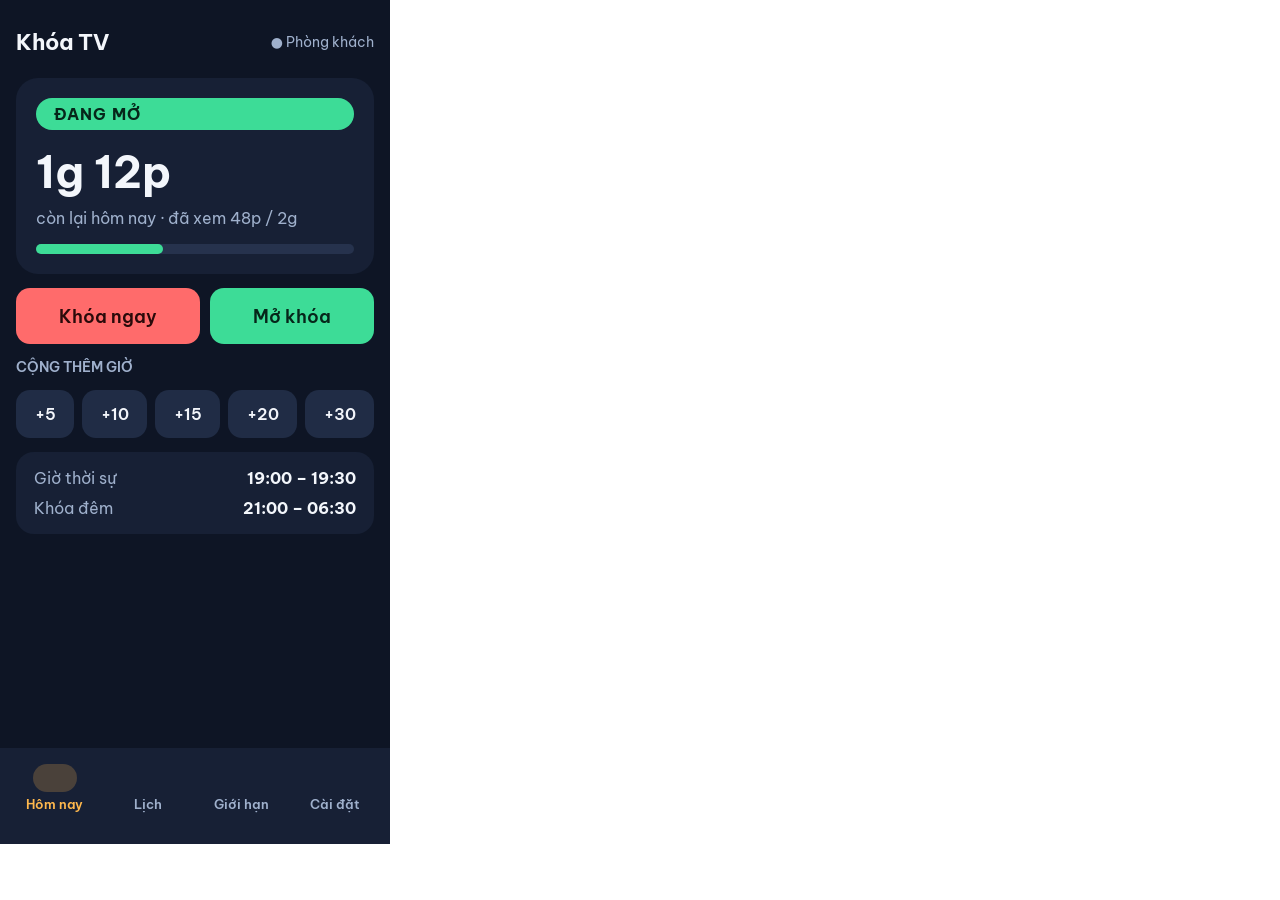
<file: design-pack/design/phone-home.html>
<!doctype html><html lang="vi"><head><meta charset="utf-8"><title>phone-home</title><link href="https://fonts.googleapis.com/css2?family=Be+Vietnam+Pro:wght@400;600;700&display=swap" rel="stylesheet"><style>body{margin:0}.f{font-family:'Be Vietnam Pro',system-ui,sans-serif;color:#F3F6FB}button{font-family:inherit;border:0;cursor:pointer}</style></head><body><div class="f" style="width:390px;height:844px;box-sizing:border-box;background:#0E1525;display:flex;flex-direction:column;overflow:hidden;background:#0E1525;padding:20px 16px 0;gap:14px"><div style="display:flex;justify-content:space-between;align-items:center;height:44px"><div style="font-size:22px;font-weight:700">Khóa TV</div><span style="font-size:14px;color:#9FB0CC;">● Phòng khách</span></div><div style="background:#172035;border-radius:24px;border-radius:22px;padding:20px;display:flex;flex-direction:column;gap:8px"><span style="display:inline-block;padding:6px 18px;border-radius:20px;background:#3DDC97;color:#06261A;font-size:16px;font-weight:700;letter-spacing:1px">ĐANG MỞ</span><div style="font-size:44px;font-weight:700;margin-top:6px">1g 12p</div><div style="font-size:16px;color:#9FB0CC;">còn lại hôm nay · đã xem 48p / 2g</div><div style="height:10px;border-radius:5px;background:#26324D;margin-top:8px"><div style="width:40%;height:10px;border-radius:5px;background:#3DDC97"></div></div></div><div style="display:flex;gap:10px"><button style="height:56px;padding:0 18px;border-radius:14px;font-size:18px;font-weight:600;background:#FF6B6B;color:#2A0A0A;flex:auto;">Khóa ngay</button><button style="height:56px;padding:0 18px;border-radius:14px;font-size:18px;font-weight:600;background:#3DDC97;color:#06261A;flex:auto;">Mở khóa</button></div><div style="font-size:14px;font-weight:600;color:#9FB0CC;">CỘNG THÊM GIỜ</div><div style="display:flex;gap:8px"><button style="height:48px;padding:0 18px;border-radius:14px;font-size:16px;font-weight:600;background:#202C45;color:#F3F6FB;flex:auto;padding:0">+5</button><button style="height:48px;padding:0 18px;border-radius:14px;font-size:16px;font-weight:600;background:#202C45;color:#F3F6FB;flex:auto;padding:0">+10</button><button style="height:48px;padding:0 18px;border-radius:14px;font-size:16px;font-weight:600;background:#202C45;color:#F3F6FB;flex:auto;padding:0">+15</button><button style="height:48px;padding:0 18px;border-radius:14px;font-size:16px;font-weight:600;background:#202C45;color:#F3F6FB;flex:auto;padding:0">+20</button><button style="height:48px;padding:0 18px;border-radius:14px;font-size:16px;font-weight:600;background:#202C45;color:#F3F6FB;flex:auto;padding:0">+30</button></div><div style="background:#172035;border-radius:24px;border-radius:18px;padding:16px 18px;display:flex;flex-direction:column;gap:10px;font-size:16px"><div style="display:flex;justify-content:space-between"><span style="color:#9FB0CC;">Giờ thời sự</span><b>19:00 – 19:30</b></div><div style="display:flex;justify-content:space-between"><span style="color:#9FB0CC;">Khóa đêm</span><b>21:00 – 06:30</b></div></div><div style="display:flex;margin:auto -16px 0;background:#172035;padding:6px 8px 22px"><div style="flex:1;text-align:center;font-size:13px;font-weight:600;color:#FFB84D;padding:10px 0"><div style="width:44px;height:28px;border-radius:14px;margin:0 auto 4px;background:rgba(255,184,77,.22)"></div>Hôm nay</div><div style="flex:1;text-align:center;font-size:13px;font-weight:600;color:#9FB0CC;padding:10px 0"><div style="width:44px;height:28px;border-radius:14px;margin:0 auto 4px;background:transparent"></div>Lịch</div><div style="flex:1;text-align:center;font-size:13px;font-weight:600;color:#9FB0CC;padding:10px 0"><div style="width:44px;height:28px;border-radius:14px;margin:0 auto 4px;background:transparent"></div>Giới hạn</div><div style="flex:1;text-align:center;font-size:13px;font-weight:600;color:#9FB0CC;padding:10px 0"><div style="width:44px;height:28px;border-radius:14px;margin:0 auto 4px;background:transparent"></div>Cài đặt</div></div></div></body></html>
</file>
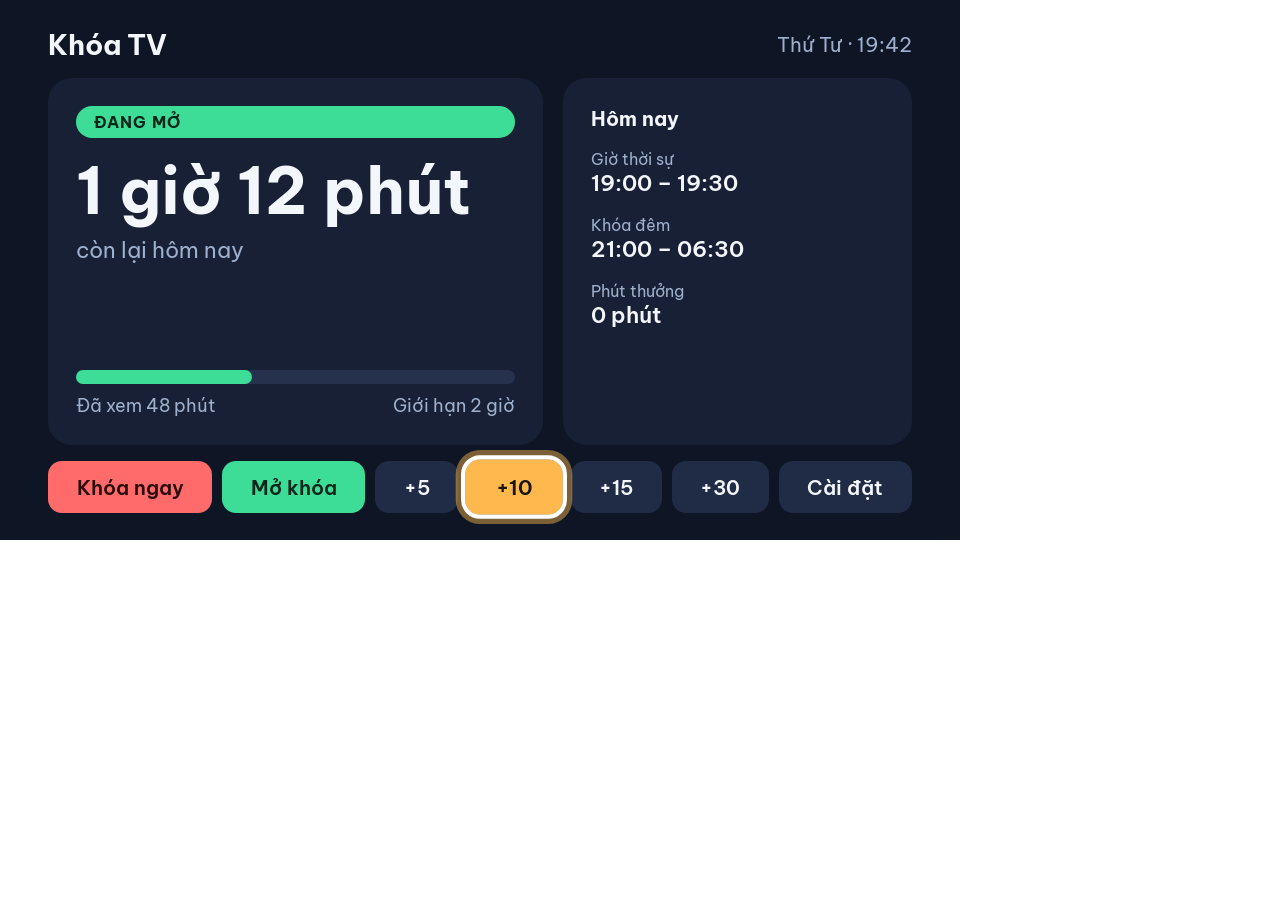
<file: design-pack/design/tv-home.html>
<!doctype html><html lang="vi"><head><meta charset="utf-8"><title>tv-home</title><link href="https://fonts.googleapis.com/css2?family=Be+Vietnam+Pro:wght@400;600;700&display=swap" rel="stylesheet"><style>body{margin:0}.f{font-family:'Be Vietnam Pro',system-ui,sans-serif;color:#F3F6FB}button{font-family:inherit;border:0;cursor:pointer}</style></head><body><div class="f" style="width:960px;height:540px;box-sizing:border-box;background:#0E1525;display:flex;flex-direction:column;overflow:hidden;padding:27px 48px;gap:16px"><div style="display:flex;justify-content:space-between;align-items:center"><div style="font-size:28px;font-weight:700">Khóa TV</div><div style="font-size:20px;color:#9FB0CC;">Thứ Tư · 19:42</div></div><div style="display:flex;gap:20px;flex:1"><div style="background:#172035;border-radius:24px;flex:1.5;padding:28px;display:flex;flex-direction:column;gap:10px"><span style="display:inline-block;padding:6px 18px;border-radius:20px;background:#3DDC97;color:#06261A;font-size:16px;font-weight:700;letter-spacing:1px">ĐANG MỞ</span><div style="font-size:64px;font-weight:700;line-height:1.1;margin-top:8px">1 giờ 12 phút</div><div style="font-size:22px;color:#9FB0CC;">còn lại hôm nay</div><div style="height:14px;border-radius:7px;background:#26324D;margin-top:auto"><div style="width:40%;height:14px;border-radius:7px;background:#3DDC97"></div></div><div style="display:flex;justify-content:space-between;font-size:18px;color:#9FB0CC;"><span>Đã xem 48 phút</span><span>Giới hạn 2 giờ</span></div></div><div style="background:#172035;border-radius:24px;flex:1;padding:28px;display:flex;flex-direction:column;gap:18px"><div style="font-size:20px;font-weight:700">Hôm nay</div><div><div style="font-size:16px;color:#9FB0CC;">Giờ thời sự</div><div style="font-size:22px;font-weight:600">19:00 – 19:30</div></div><div><div style="font-size:16px;color:#9FB0CC;">Khóa đêm</div><div style="font-size:22px;font-weight:600">21:00 – 06:30</div></div><div><div style="font-size:16px;color:#9FB0CC;">Phút thưởng</div><div style="font-size:22px;font-weight:600">0 phút</div></div></div></div><div style="display:flex;gap:10px"><button style="height:52px;padding:0 18px;border-radius:14px;font-size:20px;font-weight:600;background:#FF6B6B;color:#2A0A0A;flex:auto;">Khóa ngay</button><button style="height:52px;padding:0 18px;border-radius:14px;font-size:20px;font-weight:600;background:#3DDC97;color:#06261A;flex:auto;">Mở khóa</button><button style="height:52px;padding:0 18px;border-radius:14px;font-size:20px;font-weight:600;background:#202C45;color:#F3F6FB;flex:auto;">+5</button><button style="height:52px;padding:0 18px;border-radius:14px;font-size:20px;font-weight:600;background:#FFB84D;color:#1A1405;flex:auto;outline:4px solid #fff;box-shadow:0 0 0 9px rgba(255,184,77,.45);transform:scale(1.06);">+10</button><button style="height:52px;padding:0 18px;border-radius:14px;font-size:20px;font-weight:600;background:#202C45;color:#F3F6FB;flex:auto;">+15</button><button style="height:52px;padding:0 18px;border-radius:14px;font-size:20px;font-weight:600;background:#202C45;color:#F3F6FB;flex:auto;">+30</button><button style="height:52px;padding:0 18px;border-radius:14px;font-size:20px;font-weight:600;background:#202C45;color:#F3F6FB;flex:auto;">Cài đặt</button></div></div></body></html>
</file>
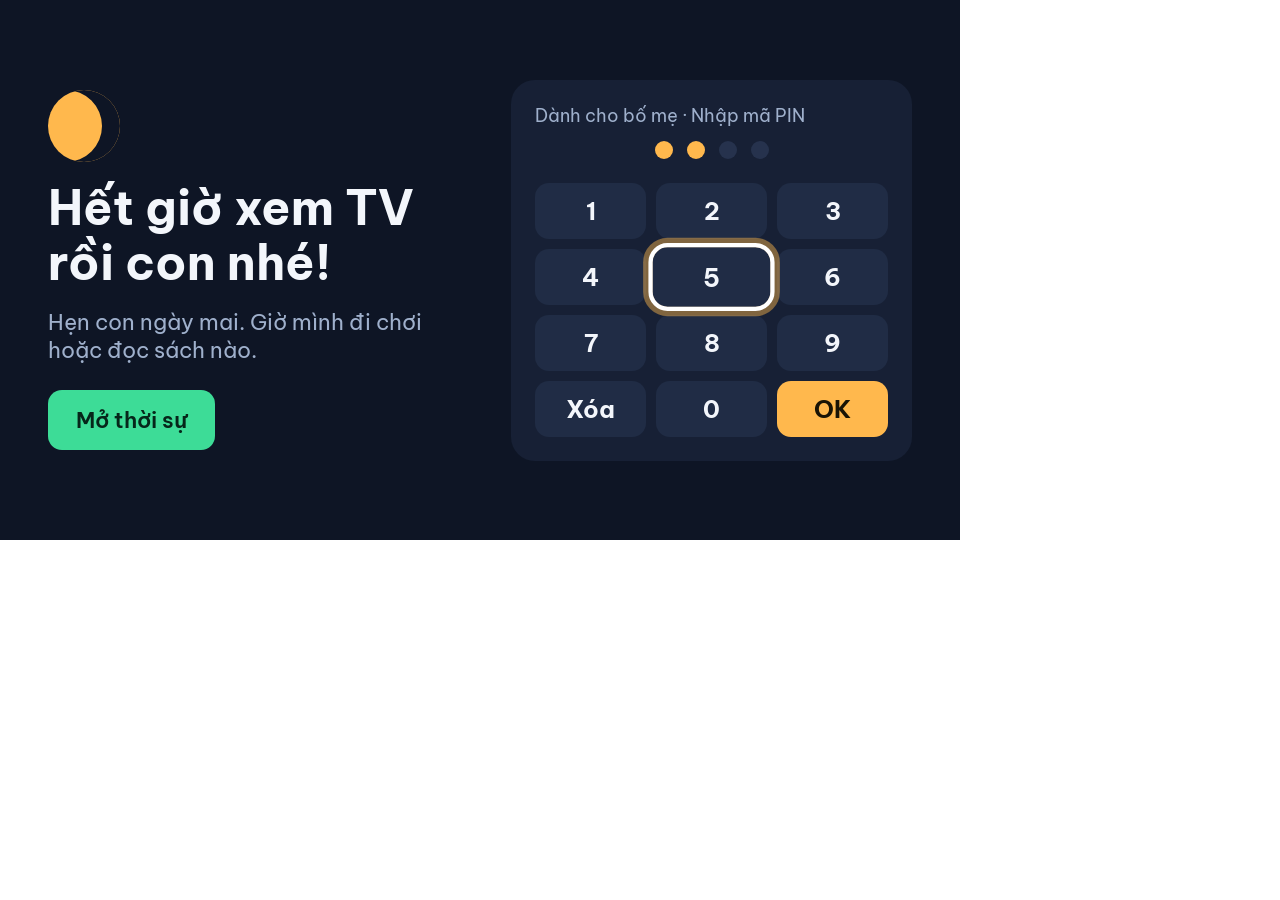
<file: design-pack/design/tv-lock.html>
<!doctype html><html lang="vi"><head><meta charset="utf-8"><title>tv-lock</title><link href="https://fonts.googleapis.com/css2?family=Be+Vietnam+Pro:wght@400;600;700&display=swap" rel="stylesheet"><style>body{margin:0}.f{font-family:'Be Vietnam Pro',system-ui,sans-serif;color:#F3F6FB}button{font-family:inherit;border:0;cursor:pointer}</style></head><body><div class="f" style="width:960px;height:540px;box-sizing:border-box;background:#0E1525;display:flex;flex-direction:column;overflow:hidden;padding:27px 48px;flex-direction:row;gap:40px;align-items:center"><div style="flex:1.2;display:flex;flex-direction:column;gap:18px"><div style="width:72px;height:72px;border-radius:36px;background:#FFB84D;box-shadow:-18px 0 0 0 #0E1525 inset"></div><div style="font-size:48px;font-weight:700;line-height:1.15">Hết giờ xem TV rồi con nhé!</div><div style="font-size:22px;color:#9FB0CC;">Hẹn con ngày mai. Giờ mình đi chơi hoặc đọc sách nào.</div><div style="display:flex;margin-top:8px"><button style="height:60px;padding:0 18px;border-radius:14px;font-size:22px;font-weight:600;background:#3DDC97;color:#06261A;flex:auto;flex:none;padding:0 28px">Mở thời sự</button></div></div><div style="background:#172035;border-radius:24px;flex:1;padding:24px;display:flex;flex-direction:column;gap:14px"><div style="font-size:18px;color:#9FB0CC;">Dành cho bố mẹ · Nhập mã PIN</div><div style="display:flex;justify-content:center;gap:14px;height:28px"><i style="width:18px;height:18px;border-radius:9px;background:#FFB84D"></i><i style="width:18px;height:18px;border-radius:9px;background:#FFB84D"></i><i style="width:18px;height:18px;border-radius:9px;background:#26324D"></i><i style="width:18px;height:18px;border-radius:9px;background:#26324D"></i></div><div style="display:grid;grid-template-columns:repeat(3,1fr);gap:10px"><div style="height:56px;border-radius:14px;background:#202C45;display:flex;align-items:center;justify-content:center;font-size:24px;font-weight:700;">1</div><div style="height:56px;border-radius:14px;background:#202C45;display:flex;align-items:center;justify-content:center;font-size:24px;font-weight:700;">2</div><div style="height:56px;border-radius:14px;background:#202C45;display:flex;align-items:center;justify-content:center;font-size:24px;font-weight:700;">3</div><div style="height:56px;border-radius:14px;background:#202C45;display:flex;align-items:center;justify-content:center;font-size:24px;font-weight:700;">4</div><div style="height:56px;border-radius:14px;background:#202C45;display:flex;align-items:center;justify-content:center;font-size:24px;font-weight:700;outline:4px solid #fff;box-shadow:0 0 0 9px rgba(255,184,77,.45);transform:scale(1.06);">5</div><div style="height:56px;border-radius:14px;background:#202C45;display:flex;align-items:center;justify-content:center;font-size:24px;font-weight:700;">6</div><div style="height:56px;border-radius:14px;background:#202C45;display:flex;align-items:center;justify-content:center;font-size:24px;font-weight:700;">7</div><div style="height:56px;border-radius:14px;background:#202C45;display:flex;align-items:center;justify-content:center;font-size:24px;font-weight:700;">8</div><div style="height:56px;border-radius:14px;background:#202C45;display:flex;align-items:center;justify-content:center;font-size:24px;font-weight:700;">9</div><div style="height:56px;border-radius:14px;background:#202C45;display:flex;align-items:center;justify-content:center;font-size:24px;font-weight:700;">Xóa</div><div style="height:56px;border-radius:14px;background:#202C45;display:flex;align-items:center;justify-content:center;font-size:24px;font-weight:700;">0</div><div style="height:56px;border-radius:14px;background:#FFB84D;color:#1A1405;display:flex;align-items:center;justify-content:center;font-size:24px;font-weight:700;">OK</div></div></div></div></body></html>
</file>
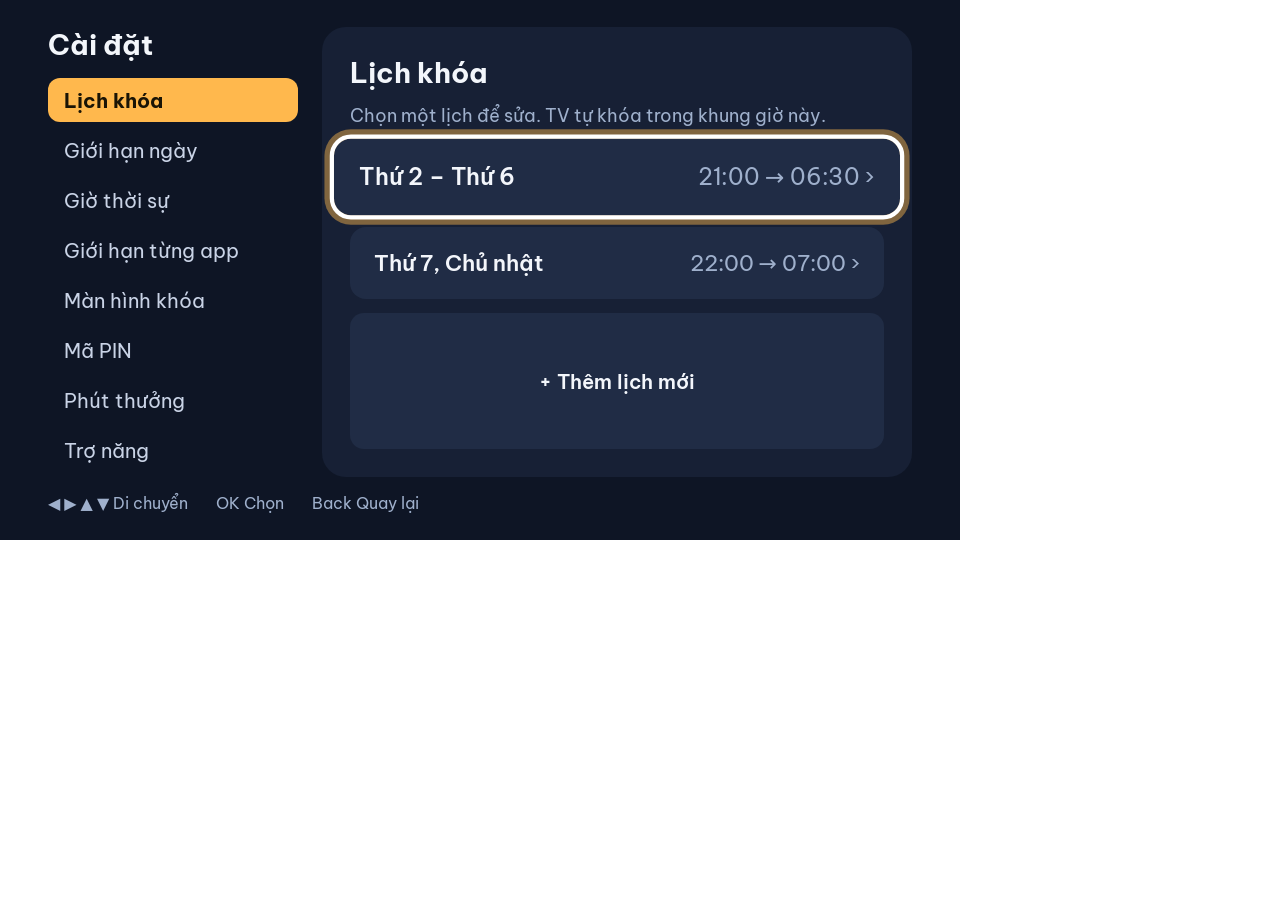
<file: design-pack/design/tv-settings.html>
<!doctype html><html lang="vi"><head><meta charset="utf-8"><title>tv-settings</title><link href="https://fonts.googleapis.com/css2?family=Be+Vietnam+Pro:wght@400;600;700&display=swap" rel="stylesheet"><style>body{margin:0}.f{font-family:'Be Vietnam Pro',system-ui,sans-serif;color:#F3F6FB}button{font-family:inherit;border:0;cursor:pointer}</style></head><body><div class="f" style="width:960px;height:540px;box-sizing:border-box;background:#0E1525;display:flex;flex-direction:column;overflow:hidden;padding:27px 48px;gap:16px"><div style="display:flex;gap:24px;flex:1"><div style="width:250px;display:flex;flex-direction:column;gap:6px"><div style="font-size:28px;font-weight:700;margin-bottom:10px">Cài đặt</div><div style="height:44px;border-radius:12px;display:flex;align-items:center;padding:0 16px;font-size:20px;background:#FFB84D;color:#1A1405;font-weight:700;">Lịch khóa</div><div style="height:44px;border-radius:12px;display:flex;align-items:center;padding:0 16px;font-size:20px;color:#C9D3E6;">Giới hạn ngày</div><div style="height:44px;border-radius:12px;display:flex;align-items:center;padding:0 16px;font-size:20px;color:#C9D3E6;">Giờ thời sự</div><div style="height:44px;border-radius:12px;display:flex;align-items:center;padding:0 16px;font-size:20px;color:#C9D3E6;">Giới hạn từng app</div><div style="height:44px;border-radius:12px;display:flex;align-items:center;padding:0 16px;font-size:20px;color:#C9D3E6;">Màn hình khóa</div><div style="height:44px;border-radius:12px;display:flex;align-items:center;padding:0 16px;font-size:20px;color:#C9D3E6;">Mã PIN</div><div style="height:44px;border-radius:12px;display:flex;align-items:center;padding:0 16px;font-size:20px;color:#C9D3E6;">Phút thưởng</div><div style="height:44px;border-radius:12px;display:flex;align-items:center;padding:0 16px;font-size:20px;color:#C9D3E6;">Trợ năng</div></div><div style="background:#172035;border-radius:24px;flex:1;padding:28px;display:flex;flex-direction:column;gap:14px"><div style="font-size:28px;font-weight:700">Lịch khóa</div><div style="font-size:18px;color:#9FB0CC;">Chọn một lịch để sửa. TV tự khóa trong khung giờ này.</div><div style="height:72px;border-radius:16px;background:#202C45;display:flex;align-items:center;justify-content:space-between;padding:0 24px;outline:4px solid #fff;box-shadow:0 0 0 9px rgba(255,184,77,.45);transform:scale(1.06);"><span style="font-size:22px;font-weight:600">Thứ 2 – Thứ 6</span><span style="font-size:22px;color:#9FB0CC;">21:00 → 06:30  ›</span></div><div style="height:72px;border-radius:16px;background:#202C45;display:flex;align-items:center;justify-content:space-between;padding:0 24px;"><span style="font-size:22px;font-weight:600">Thứ 7, Chủ nhật</span><span style="font-size:22px;color:#9FB0CC;">22:00 → 07:00  ›</span></div><button style="height:56px;padding:0 18px;border-radius:14px;font-size:20px;font-weight:600;background:#202C45;color:#F3F6FB;flex:auto;">+ Thêm lịch mới</button></div></div><div style="font-size:16px;color:#9FB0CC;;display:flex;gap:28px"><span>◀ ▶ ▲ ▼ Di chuyển</span><span>OK Chọn</span><span>Back Quay lại</span></div></div></body></html>
</file>
